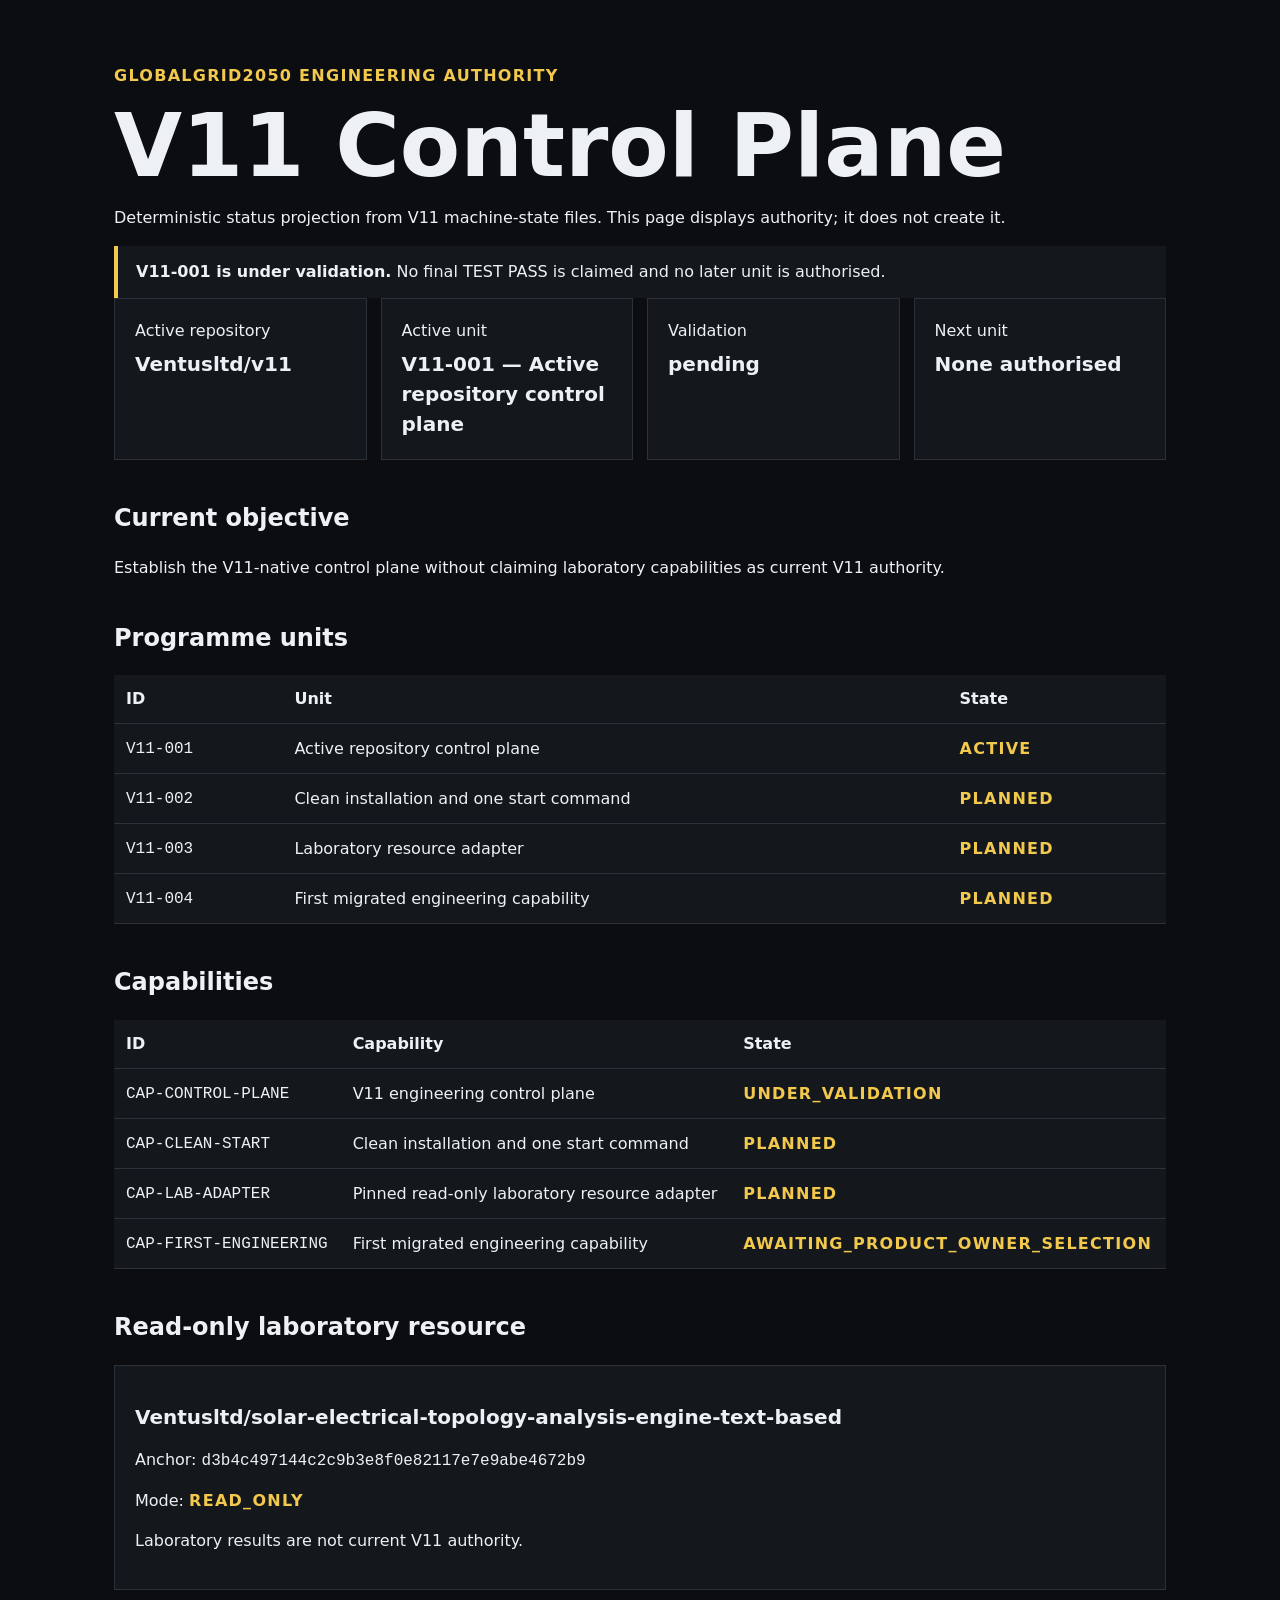
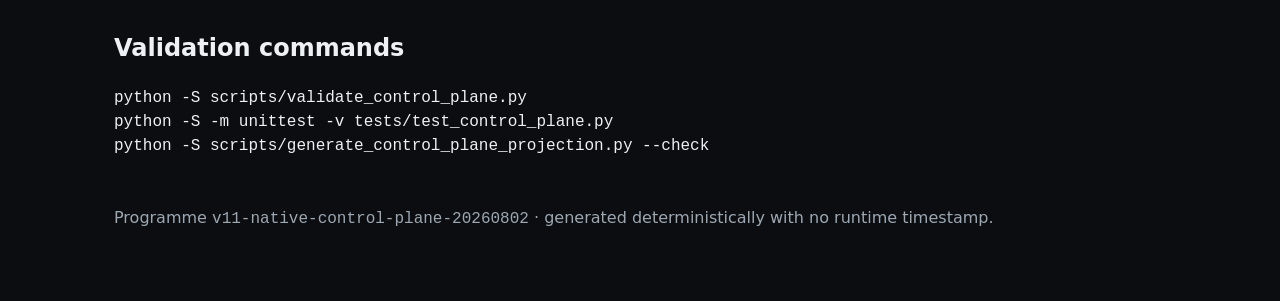
<file: index.html>
<!doctype html>
<html lang="en">
<head>
<meta charset="utf-8">
<meta name="viewport" content="width=device-width,initial-scale=1">
<title>V11 Control Plane</title>
<style>
:root{--bg:#0b0d10;--panel:#14181d;--text:#edf1f5;--muted:#9da8b3;--line:#2a3139;--accent:#f2c94c}
*{box-sizing:border-box} body{margin:0;background:var(--bg);color:var(--text);font:16px/1.5 system-ui,sans-serif}
main{max-width:1100px;margin:auto;padding:48px 24px 80px} h1{font-size:clamp(2.4rem,7vw,5.5rem);line-height:.95;margin:0 0 18px}
h2{margin-top:40px} .eyebrow,.state{color:var(--accent);font-weight:700;text-transform:uppercase;letter-spacing:.08em}
.grid{display:grid;grid-template-columns:repeat(auto-fit,minmax(230px,1fr));gap:14px} .card{background:var(--panel);border:1px solid var(--line);padding:20px}
.card strong{display:block;font-size:1.25rem;margin-top:6px} table{width:100%;border-collapse:collapse;background:var(--panel)}
th,td{text-align:left;padding:12px;border-bottom:1px solid var(--line)} code{overflow-wrap:anywhere} .warning{border-left:4px solid var(--accent);padding:14px 18px;background:var(--panel)}
a{color:var(--text)} footer{color:var(--muted);margin-top:48px}
</style>
</head>
<body><main>
<p class="eyebrow">GlobalGrid2050 engineering authority</p>
<h1>V11 Control Plane</h1>
<p>Deterministic status projection from V11 machine-state files. This page displays authority; it does not create it.</p>
<div class="warning"><strong>V11-001 is under validation.</strong> No final TEST PASS is claimed and no later unit is authorised.</div>
<section class="grid">
<div class="card">Active repository<strong>Ventusltd/v11</strong></div>
<div class="card">Active unit<strong>V11-001 — Active repository control plane</strong></div>
<div class="card">Validation<strong>pending</strong></div>
<div class="card">Next unit<strong>None authorised</strong></div>
</section>
<h2>Current objective</h2><p>Establish the V11-native control plane without claiming laboratory capabilities as current V11 authority.</p>
<h2>Programme units</h2><table><thead><tr><th>ID</th><th>Unit</th><th>State</th></tr></thead><tbody><tr><td><code>V11-001</code></td><td>Active repository control plane</td><td><span class='state'>active</span></td></tr><tr><td><code>V11-002</code></td><td>Clean installation and one start command</td><td><span class='state'>planned</span></td></tr><tr><td><code>V11-003</code></td><td>Laboratory resource adapter</td><td><span class='state'>planned</span></td></tr><tr><td><code>V11-004</code></td><td>First migrated engineering capability</td><td><span class='state'>planned</span></td></tr></tbody></table>
<h2>Capabilities</h2><table><thead><tr><th>ID</th><th>Capability</th><th>State</th></tr></thead><tbody><tr><td><code>CAP-CONTROL-PLANE</code></td><td>V11 engineering control plane</td><td><span class='state'>under_validation</span></td></tr><tr><td><code>CAP-CLEAN-START</code></td><td>Clean installation and one start command</td><td><span class='state'>planned</span></td></tr><tr><td><code>CAP-LAB-ADAPTER</code></td><td>Pinned read-only laboratory resource adapter</td><td><span class='state'>planned</span></td></tr><tr><td><code>CAP-FIRST-ENGINEERING</code></td><td>First migrated engineering capability</td><td><span class='state'>awaiting_product_owner_selection</span></td></tr></tbody></table>
<h2>Read-only laboratory resource</h2>
<div class="card"><p><strong>Ventusltd/solar-electrical-topology-analysis-engine-text-based</strong></p><p>Anchor: <code>d3b4c497144c2c9b3e8f0e82117e7e9abe4672b9</code></p><p>Mode: <span class="state">read_only</span></p><p>Laboratory results are not current V11 authority.</p></div>
<h2>Validation commands</h2>
<pre><code>python -S scripts/validate_control_plane.py
python -S -m unittest -v tests/test_control_plane.py
python -S scripts/generate_control_plane_projection.py --check</code></pre>
<footer>Programme <code>v11-native-control-plane-20260802</code> · generated deterministically with no runtime timestamp.</footer>
</main></body></html>
</file>
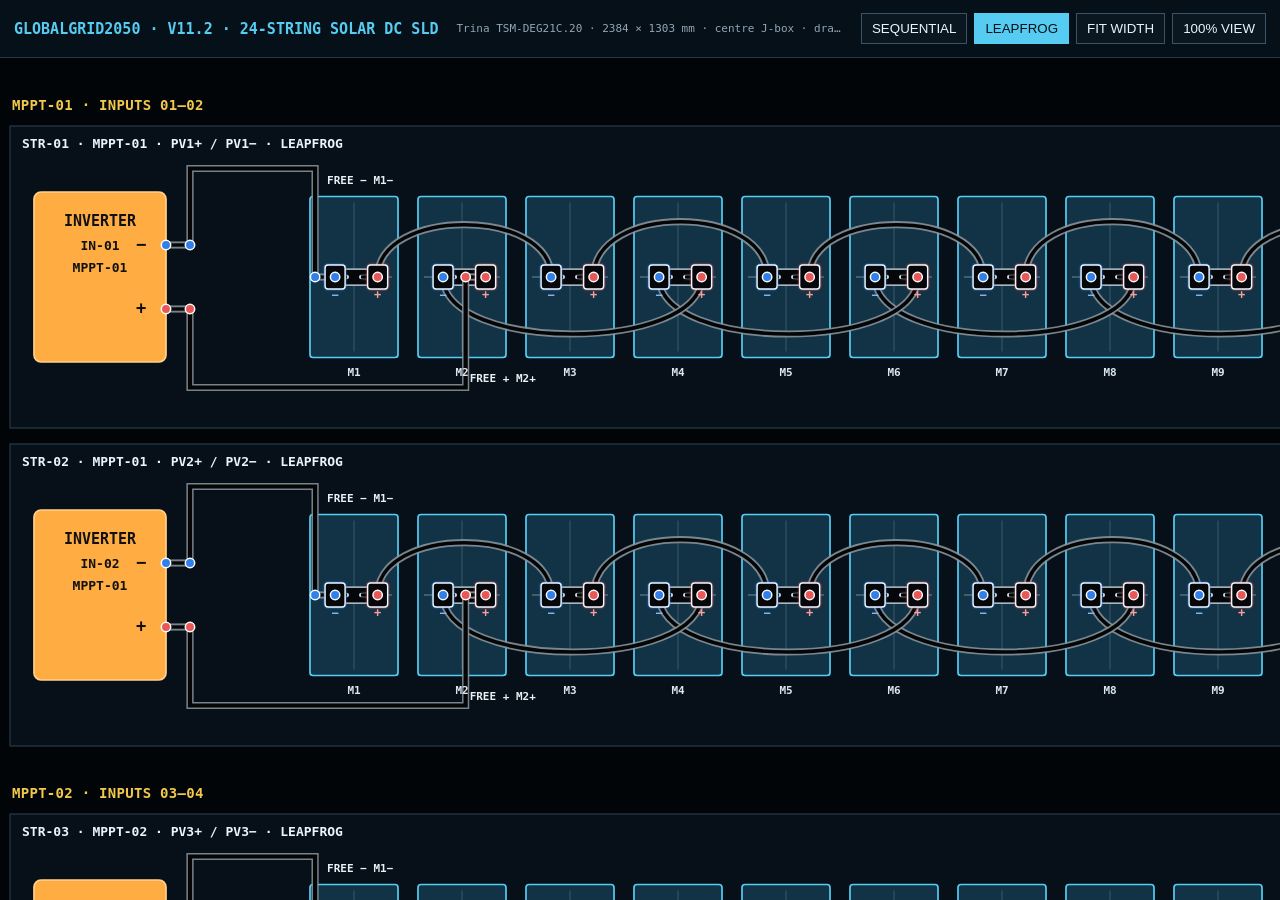
<file: v11.2/index.html>
<!doctype html>
<html lang="en">
<head>
  <meta charset="utf-8">
  <meta name="viewport" content="width=device-width,initial-scale=1,maximum-scale=1">
  <title>V11.2 — 24-String Solar DC SLD</title>
  <link rel="stylesheet" href="./styles.css">
</head>
<body>
  <header id="bar">
    <strong>GLOBALGRID2050 · V11.2 · 24-STRING SOLAR DC SLD</strong>
    <span id="basis">Trina TSM-DEG21C.20 · 2384 × 1303 mm · centre J-box · drawing-only</span>
    <nav>
      <button data-mode="sequential">SEQUENTIAL</button>
      <button data-mode="leapfrog" class="active">LEAPFROG</button>
      <button id="fit">FIT WIDTH</button>
      <button id="actual-size">100% VIEW</button>
    </nav>
  </header>
  <main id="viewport" aria-label="Full 24-string electrical single-line drawing">
    <svg id="sld" role="img" aria-label="Twenty-four string inverter block with thirty modules per string"></svg>
  </main>
  <script type="module" src="./app.js"></script>
  <script>
  (() => {
    'use strict';

    const PHYSICAL = Object.freeze({
      model: 'Trina TSM-DEG21C.20',
      width_mm: 1303,
      height_mm: 2384,
      depth_mm: 33,
      centreline_x_mm: 651.5,
      jbox_axis_y_mm: 1192,
      negative_cable_mm: 280,
      positive_cable_mm: 350,
    });

    const CONTRACT = Object.freeze({
      schema_version: 'globalgrid2050.v11.2.module-coordinate-contract.v1',
      datum: 'module_back_view_lower_left',
      x_axis: 'left_to_right_on_manufacturer_back_view',
      y_axis: 'bottom_to_top_on_manufacturer_back_view',
      svg_y_axis: 'top_to_bottom',
      transform: Object.freeze({
        x_svg: 'module_svg_left + x_mm * (module_svg_width / 1303)',
        y_svg: 'module_svg_top + (2384 - y_mm) * (module_svg_height / 2384)',
        inverse_x_mm: '(x_svg - module_svg_left) / scale_x',
        inverse_y_mm: '2384 - (y_svg - module_svg_top) / scale_y',
      }),
      physical: PHYSICAL,
      connector_reference: Object.freeze({
        negative: Object.freeze({
          x_mm: PHYSICAL.centreline_x_mm - PHYSICAL.negative_cable_mm,
          y_mm: PHYSICAL.jbox_axis_y_mm,
        }),
        positive: Object.freeze({
          x_mm: PHYSICAL.centreline_x_mm + PHYSICAL.positive_cable_mm,
          y_mm: PHYSICAL.jbox_axis_y_mm,
        }),
        basis: 'centreline datum plus declared portrait cable length',
        evidence_state: 'derived_sld_reference_only',
        limitation: 'exact junction-box root spacing and delivered polarity root side are not stated by the cited datasheet',
      }),
      manufacturer_evidence: 'Trina TSM-DEG21C.20 datasheet TSM_EN_2024_A',
    });

    const setAttributes = (node, attributes) => {
      for (const [name, value] of Object.entries(attributes)) {
        node.setAttribute(name, String(value));
      }
    };
    const rounded = (value) => Number(value.toFixed(6));

    function transformFor(moduleBody) {
      const left = Number(moduleBody.getAttribute('x'));
      const top = Number(moduleBody.getAttribute('y'));
      const width = Number(moduleBody.getAttribute('width'));
      const height = Number(moduleBody.getAttribute('height'));
      const scaleX = width / PHYSICAL.width_mm;
      const scaleY = height / PHYSICAL.height_mm;
      return {
        left,
        top,
        width,
        height,
        scaleX,
        scaleY,
        toMm(xSvg, ySvg) {
          return {
            x_mm: (xSvg - left) / scaleX,
            y_mm: PHYSICAL.height_mm - (ySvg - top) / scaleY,
          };
        },
      };
    }

    function moduleBodyForId(svg, moduleId) {
      return svg.querySelector(`#${moduleId}-MODULE`);
    }

    function applyModuleContract(moduleBody) {
      const transform = transformFor(moduleBody);
      setAttributes(moduleBody, {
        'data-coordinate-datum': CONTRACT.datum,
        'data-coordinate-x-axis': CONTRACT.x_axis,
        'data-coordinate-y-axis': CONTRACT.y_axis,
        'data-physical-left-mm': 0,
        'data-physical-bottom-mm': 0,
        'data-physical-right-mm': PHYSICAL.width_mm,
        'data-physical-top-mm': PHYSICAL.height_mm,
        'data-scale-x-svg-per-mm': rounded(transform.scaleX),
        'data-scale-y-svg-per-mm': rounded(transform.scaleY),
        'data-dimensional-transform-schema': CONTRACT.schema_version,
      });
    }

    function applyJboxContract(svg, terminal) {
      const match = terminal.id.match(/^(.*)-JBOX_(NEG|POS)$/);
      if (!match) throw new Error(`Unrecognised junction-box terminal ID ${terminal.id}`);
      const moduleId = match[1];
      const moduleBody = moduleBodyForId(svg, moduleId);
      if (!moduleBody) throw new Error(`Missing module body for ${terminal.id}`);
      const transform = transformFor(moduleBody);
      const projection = transform.toMm(
        Number(terminal.getAttribute('cx')),
        Number(terminal.getAttribute('cy')),
      );
      setAttributes(terminal, {
        'data-coordinate-datum': CONTRACT.datum,
        'data-physical-x-mm': 'unverified',
        'data-physical-y-mm': PHYSICAL.jbox_axis_y_mm,
        'data-svg-projection-x-mm': rounded(projection.x_mm),
        'data-svg-projection-y-mm': rounded(projection.y_mm),
        'data-root-spacing-evidence-state': 'unverified',
        'data-polarity-root-side-evidence-state': 'unverified',
        'data-dimensional-transform-schema': CONTRACT.schema_version,
      });
    }

    function applyJboxBodyContract(svg, jbox) {
      const moduleId = jbox.id.replace(/-JUNCTION-BOX$/, '');
      const moduleBody = moduleBodyForId(svg, moduleId);
      if (!moduleBody) throw new Error(`Missing module body for ${jbox.id}`);
      const negative = svg.querySelector(`#${moduleId}-JBOX_NEG`);
      const positive = svg.querySelector(`#${moduleId}-JBOX_POS`);
      const transform = transformFor(moduleBody);
      const projectedSeparationMm = negative && positive
        ? Math.abs(Number(positive.getAttribute('cx')) - Number(negative.getAttribute('cx'))) / transform.scaleX
        : NaN;
      setAttributes(jbox, {
        'data-coordinate-datum': CONTRACT.datum,
        'data-physical-centreline-x-mm': PHYSICAL.centreline_x_mm,
        'data-physical-axis-y-mm': PHYSICAL.jbox_axis_y_mm,
        'data-physical-root-separation-mm': 'unverified',
        'data-svg-projection-root-separation-mm': Number.isFinite(projectedSeparationMm)
          ? rounded(projectedSeparationMm)
          : 'unavailable',
        'data-root-separation-evidence-state': 'schematic_projection_only',
        'data-dimensional-transform-schema': CONTRACT.schema_version,
      });
    }

    function applyModuleConnectorContract(svg, connector) {
      const moduleId = connector.dataset.componentId;
      const moduleBody = moduleBodyForId(svg, moduleId);
      if (!moduleBody) throw new Error(`Missing module body for ${connector.id}`);
      const transform = transformFor(moduleBody);
      const projection = transform.toMm(
        Number(connector.getAttribute('cx')),
        Number(connector.getAttribute('cy')),
      );
      const polarity = connector.dataset.polarity;
      const reference = CONTRACT.connector_reference[polarity];
      if (!reference) throw new Error(`Unsupported connector polarity ${polarity}`);
      setAttributes(connector, {
        'data-coordinate-datum': CONTRACT.datum,
        'data-module-x-mm': reference.x_mm,
        'data-module-y-mm': reference.y_mm,
        'data-svg-projection-x-mm': rounded(projection.x_mm),
        'data-svg-projection-y-mm': rounded(projection.y_mm),
        'data-coordinate-evidence-state': CONTRACT.connector_reference.evidence_state,
        'data-coordinate-basis': CONTRACT.connector_reference.basis,
        'data-exact-jbox-root-x-mm': 'unverified',
        'data-polarity-root-side-evidence-state': 'unverified',
        'data-dimensional-transform-schema': CONTRACT.schema_version,
      });
    }

    function applyFactoryLeadContract(svg, lead) {
      const match = lead.id.match(/^(.*)-(NEG|POS)-FACTORY-LEAD$/);
      if (!match) throw new Error(`Unrecognised factory lead ID ${lead.id}`);
      const moduleId = match[1];
      const polarity = match[2] === 'NEG' ? 'negative' : 'positive';
      const reference = CONTRACT.connector_reference[polarity];
      const moduleBody = moduleBodyForId(svg, moduleId);
      if (!moduleBody) throw new Error(`Missing module body for ${lead.id}`);
      setAttributes(lead, {
        'data-coordinate-datum': CONTRACT.datum,
        'data-root-x-mm': 'unverified',
        'data-root-y-mm': PHYSICAL.jbox_axis_y_mm,
        'data-connector-reference-x-mm': reference.x_mm,
        'data-connector-reference-y-mm': reference.y_mm,
        'data-coordinate-evidence-state': CONTRACT.connector_reference.evidence_state,
        'data-dimensional-transform-schema': CONTRACT.schema_version,
      });
    }

    function installMetadata(svg) {
      let metadata = svg.querySelector('#v11-2-coordinate-contract');
      if (!metadata) {
        metadata = document.createElementNS('http://www.w3.org/2000/svg', 'metadata');
        metadata.id = 'v11-2-coordinate-contract';
        svg.prepend(metadata);
      }
      metadata.textContent = JSON.stringify(CONTRACT);
    }

    function applyContract() {
      const svg = document.querySelector('#sld');
      if (!svg) return;
      const moduleBodies = [...svg.querySelectorAll('.module-body')];
      if (!moduleBodies.length) return;

      moduleBodies.forEach(applyModuleContract);
      const jboxTerminals = [...svg.querySelectorAll('.jbox-terminal')];
      jboxTerminals.forEach((terminal) => applyJboxContract(svg, terminal));
      const jboxes = [...svg.querySelectorAll('.jbox')];
      jboxes.forEach((jbox) => applyJboxBodyContract(svg, jbox));
      const moduleConnectors = [
        ...svg.querySelectorAll('.connector[data-component-type="pv_module"]'),
      ];
      moduleConnectors.forEach((connector) => applyModuleConnectorContract(svg, connector));
      const factoryLeads = [...svg.querySelectorAll('.factory-lead')];
      factoryLeads.forEach((lead) => applyFactoryLeadContract(svg, lead));
      installMetadata(svg);

      const coordinatesComplete = moduleConnectors.every((connector) =>
        connector.hasAttribute('data-module-x-mm')
        && connector.hasAttribute('data-module-y-mm')
        && connector.hasAttribute('data-svg-projection-x-mm')
        && connector.hasAttribute('data-svg-projection-y-mm'));
      const jboxEvidenceHonest = jboxTerminals.every((terminal) =>
        terminal.dataset.physicalXMm === 'unverified'
        && Number(terminal.dataset.physicalYMm) === PHYSICAL.jbox_axis_y_mm);
      const viewControls = [
        document.querySelector('[data-mode="sequential"]'),
        document.querySelector('[data-mode="leapfrog"]'),
        document.querySelector('#fit'),
        document.querySelector('#actual-size'),
      ];
      const viewControlsComplete = viewControls.every(Boolean);
      const pass = moduleBodies.length === 720
        && jboxes.length === 720
        && jboxTerminals.length === 1440
        && moduleConnectors.length === 1440
        && factoryLeads.length === 1440
        && coordinatesComplete
        && jboxEvidenceHonest
        && viewControlsComplete;

      const evidence = {
        schema_version: 'globalgrid2050.v11.2.module-coordinate-evidence.v2',
        contract: CONTRACT,
        module_bodies: moduleBodies.length,
        junction_boxes: jboxes.length,
        junction_box_terminals: jboxTerminals.length,
        module_connector_ends: moduleConnectors.length,
        factory_leads: factoryLeads.length,
        connector_reference_coordinates_mm: {
          negative: CONTRACT.connector_reference.negative,
          positive: CONTRACT.connector_reference.positive,
        },
        exact_jbox_root_x_mm: 'unverified',
        exact_root_separation_mm: 'unverified',
        polarity_root_side: 'unverified',
        screen_order_inference_used: false,
        asynchronous_dom_augmentation_used: false,
        coordinates_complete: coordinatesComplete,
        evidence_state_preserved: jboxEvidenceHonest,
        view_controls: {
          sequential: Boolean(viewControls[0]),
          leapfrog: Boolean(viewControls[1]),
          fit_width: Boolean(viewControls[2]),
          actual_size_100_percent: Boolean(viewControls[3]),
        },
        pass,
      };
      window.__V11_2_GEOMETRY_EVIDENCE__ = evidence;
      svg.dataset.geometryCoordinatePass = String(pass);
      svg.dataset.coordinateDatum = CONTRACT.datum;
      svg.dataset.coordinateContract = CONTRACT.schema_version;
      if (!pass) {
        throw new Error(`V11.2 dimensional coordinate contract failed: ${JSON.stringify(evidence)}`);
      }
    }

    window.addEventListener('v11-2-rendered', applyContract);

    const viewport = document.querySelector('#viewport');
    const actualSize = document.querySelector('#actual-size');
    if (viewport && actualSize) {
      actualSize.addEventListener('click', () => {
        const svg = document.querySelector('#sld');
        const width = Number(svg?.getAttribute('width'));
        const height = Number(svg?.getAttribute('height'));
        if (!svg || !Number.isFinite(width) || !Number.isFinite(height)) {
          throw new Error('V11.2 100% view requires finite SVG dimensions');
        }
        svg.style.width = `${width}px`;
        svg.style.height = `${height}px`;
        viewport.scrollTo({ left: 0, top: 0, behavior: 'auto' });
        actualSize.dataset.viewScale = '1';
      });
    }

    if (document.querySelector('#sld .module-body')) applyContract();
  })();
  </script>
</body>
</html>
</file>
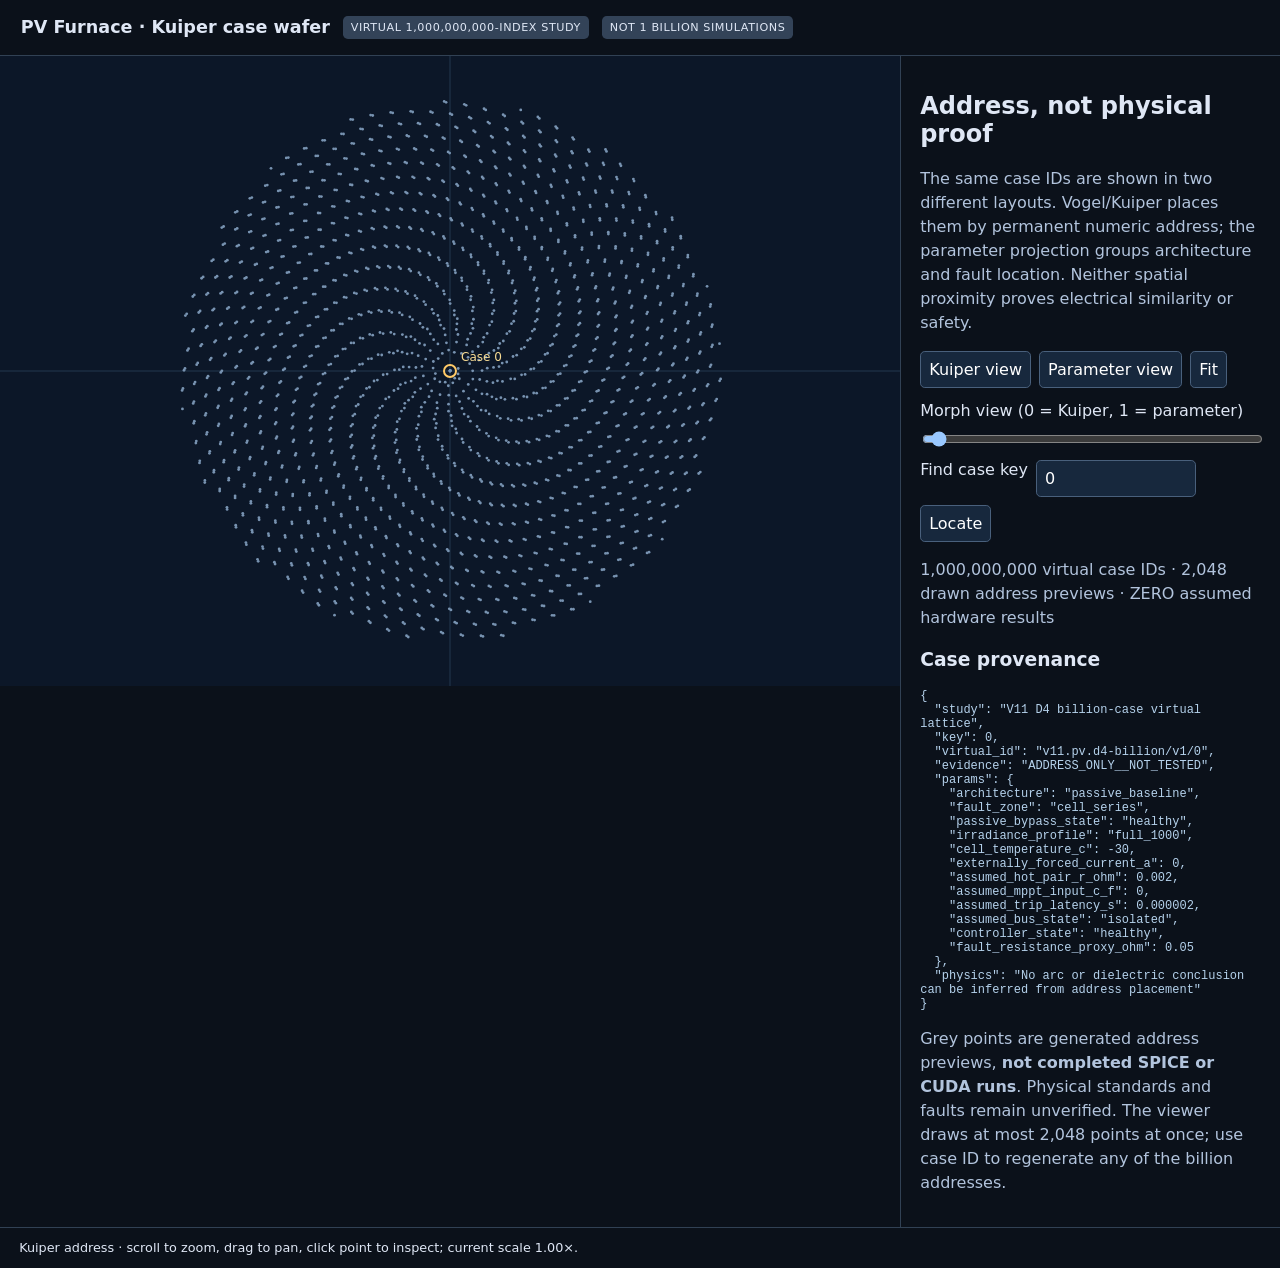
<file: studies/pv-vogel-protection-20261017/product-d4/wafer/index.html>
<!doctype html>
<html lang="en"><head><meta charset="utf-8"><meta name="viewport" content="width=device-width,initial-scale=1">
<title>V11 PV Furnace — Virtual Kuiper Wafer</title>
<style>
:root{color-scheme:dark;font-family:system-ui,Segoe UI,sans-serif;background:#0b111a;color:#dfe7f5}
*{box-sizing:border-box}body{margin:0}header{padding:1rem 1.3rem;border-bottom:1px solid #314154;display:flex;flex-wrap:wrap;gap:.8rem;align-items:center}
h1{font-size:1.1rem;margin:0}.tag{font-size:.7rem;letter-spacing:.05em;background:#334358;padding:.3rem .5rem;border-radius:.3rem}
main{display:grid;grid-template-columns:minmax(250px,1fr) minmax(280px,380px);min-height:75vh}
section{position:relative;min-width:0}canvas{display:block;width:100%;height:70vh;background:#0c1728;touch-action:none}
aside{border-left:1px solid #314154;padding:1rem 1.2rem;overflow:auto}
.controls{display:flex;gap:.5rem;flex-wrap:wrap;margin-bottom:.8rem}
button,input{font:inherit;background:#17283d;color:#fff;border:1px solid #49607c;padding:.5rem;border-radius:.3rem}
button:focus-visible,input:focus-visible{outline:2px solid #ffcb65}
input[type=range]{width:100%}input[type=number]{width:160px}
pre{font-size:.75rem;white-space:pre-wrap;overflow-wrap:anywhere;color:#b5d2ec}
p,small{line-height:1.5;color:#b2c4dd}
footer{padding:.8rem 1.2rem;border-top:1px solid #314154;font-size:.8rem}
@media(max-width:800px){main{grid-template-columns:1fr}aside{border-left:none;border-top:1px solid #314154}canvas{height:52vh}}
</style></head><body>
<header><h1>PV Furnace · Kuiper case wafer</h1><span class="tag">VIRTUAL 1,000,000,000-INDEX STUDY</span><span class="tag">NOT 1 BILLION SIMULATIONS</span></header>
<main><section aria-label="Interactive Kuiper and parameter-space study viewer">
<canvas id="wafer" role="img" aria-label="A bounded preview of unique scenario addresses. Greyscale dots are not simulated verdicts."></canvas>
</section><aside>
<h2>Address, not physical proof</h2>
<p>The same case IDs are shown in two different layouts. Vogel/Kuiper places them by permanent numeric address; the parameter projection groups architecture and fault location. Neither spatial proximity proves electrical similarity or safety.</p>
<div class="controls"><button id="waferBtn">Kuiper view</button><button id="gridBtn">Parameter view</button><button id="resetBtn">Fit</button></div>
<label for="viewSlider">Morph view (0 = Kuiper, 1 = parameter)</label><input id="viewSlider" type="range" min="0" max="1" step=".001" value="0">
<div class="controls"><label for="key">Find case key</label><input id="key" type="number" min="0" max="999999999" value="0"><button id="findBtn">Locate</button></div>
<p id="summary">Loading immutable test schema…</p>
<h3>Case provenance</h3><pre id="caseDetail">Waiting for test schema.</pre>
<p>Grey points are generated address previews, <b>not completed SPICE or CUDA runs</b>. Physical standards and faults remain unverified. The viewer draws at most 2,048 points at once; use case ID to regenerate any of the billion addresses.</p>
</aside></main><footer id="status" role="status">Research-only viewer. No IEC-standard documents or confidential data are loaded.</footer>
<script type="module" src="./viewer.mjs"></script></body></html>
</file>
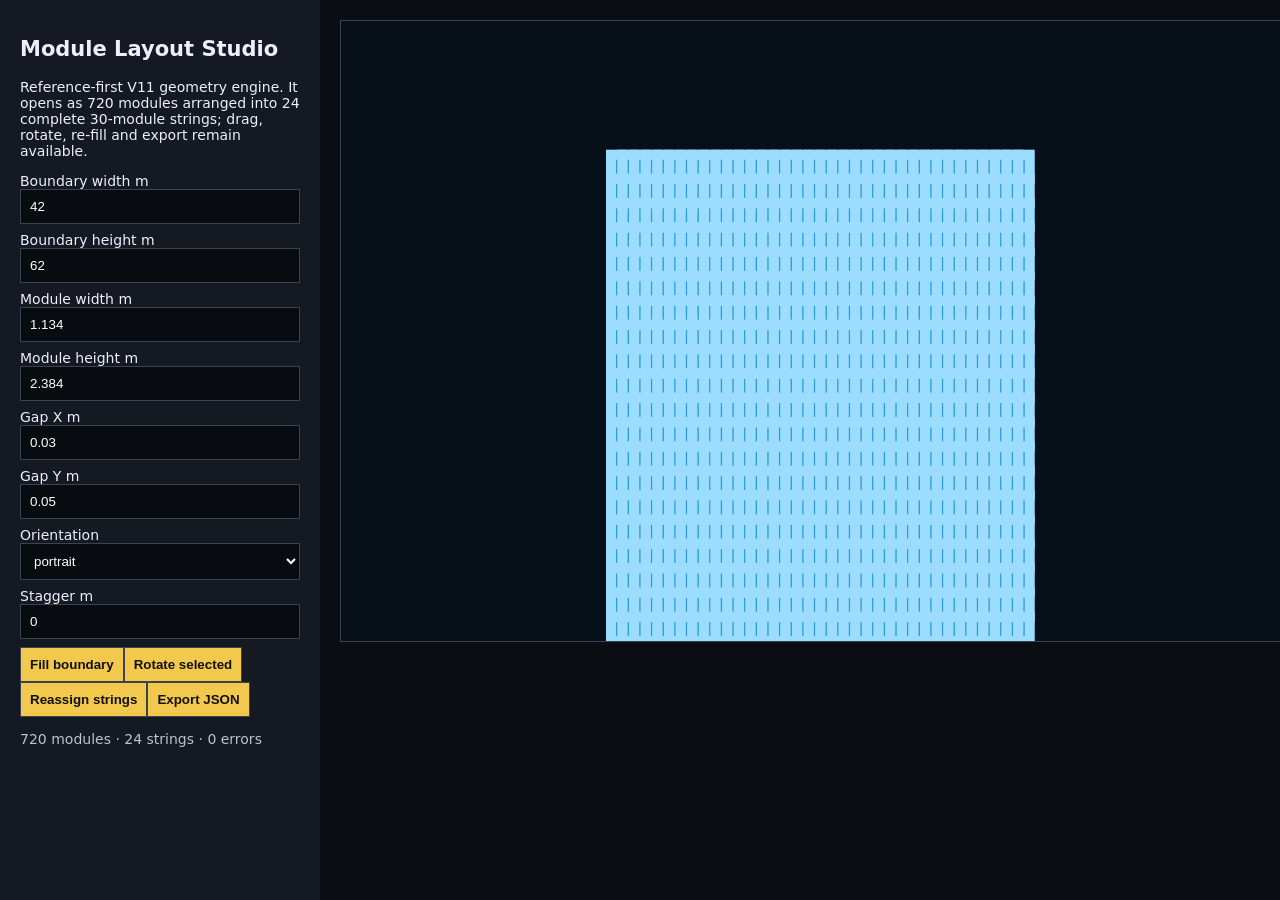
<file: browser/layout-studio.html>
<!doctype html><html lang="en"><head><meta charset="utf-8"><meta name="viewport" content="width=device-width,initial-scale=1"><title>V11 Module Layout Studio</title><style>body{margin:0;background:#0a0d12;color:#eef;font:14px system-ui}main{display:grid;grid-template-columns:320px 1fr;min-height:100vh}.controls{padding:20px;background:#141922}.controls label{display:grid;margin:8px 0}input,select,button{padding:9px;background:#080b10;color:#fff;border:1px solid #394351}button{background:#f2c94c;color:#111;font-weight:800}.stage{padding:20px;overflow:auto}svg{background:#071019;border:1px solid #394351;touch-action:none}.module{fill:#2d9cdb;stroke:#9bdcff;cursor:grab}.selected{fill:#f2c94c}.obstacle{fill:#eb575755;stroke:#eb5757}#status{white-space:pre-wrap;color:#b8c4d0}@media(max-width:800px){main{grid-template-columns:1fr}.stage{order:-1}}</style></head><body><main><aside class="controls"><h1>Module Layout Studio</h1><p>Reference-first V11 geometry engine. It opens as 720 modules arranged into 24 complete 30-module strings; drag, rotate, re-fill and export remain available.</p><label>Boundary width m<input id="bw" type="number" value="42" step="1"></label><label>Boundary height m<input id="bh" type="number" value="62" step="1"></label><label>Module width m<input id="mw" type="number" value="1.134" step="0.001"></label><label>Module height m<input id="mh" type="number" value="2.384" step="0.001"></label><label>Gap X m<input id="gx" type="number" value="0.03" step="0.01"></label><label>Gap Y m<input id="gy" type="number" value="0.05" step="0.01"></label><label>Orientation<select id="orientation"><option>portrait</option><option>landscape</option></select></label><label>Stagger m<input id="stagger" type="number" value="0" step="0.05"></label><button id="fill">Fill boundary</button><button id="rotate">Rotate selected</button><button id="strings">Reassign strings</button><button id="export">Export JSON</button><p id="status" aria-live="polite"></p></aside><section class="stage"><svg id="canvas" width="960" height="620" viewBox="0 0 42 62" aria-label="Reference 720-module layout"></svg></section></main><script type="module" src="./layout-studio.mjs"></script></body></html>
</file>
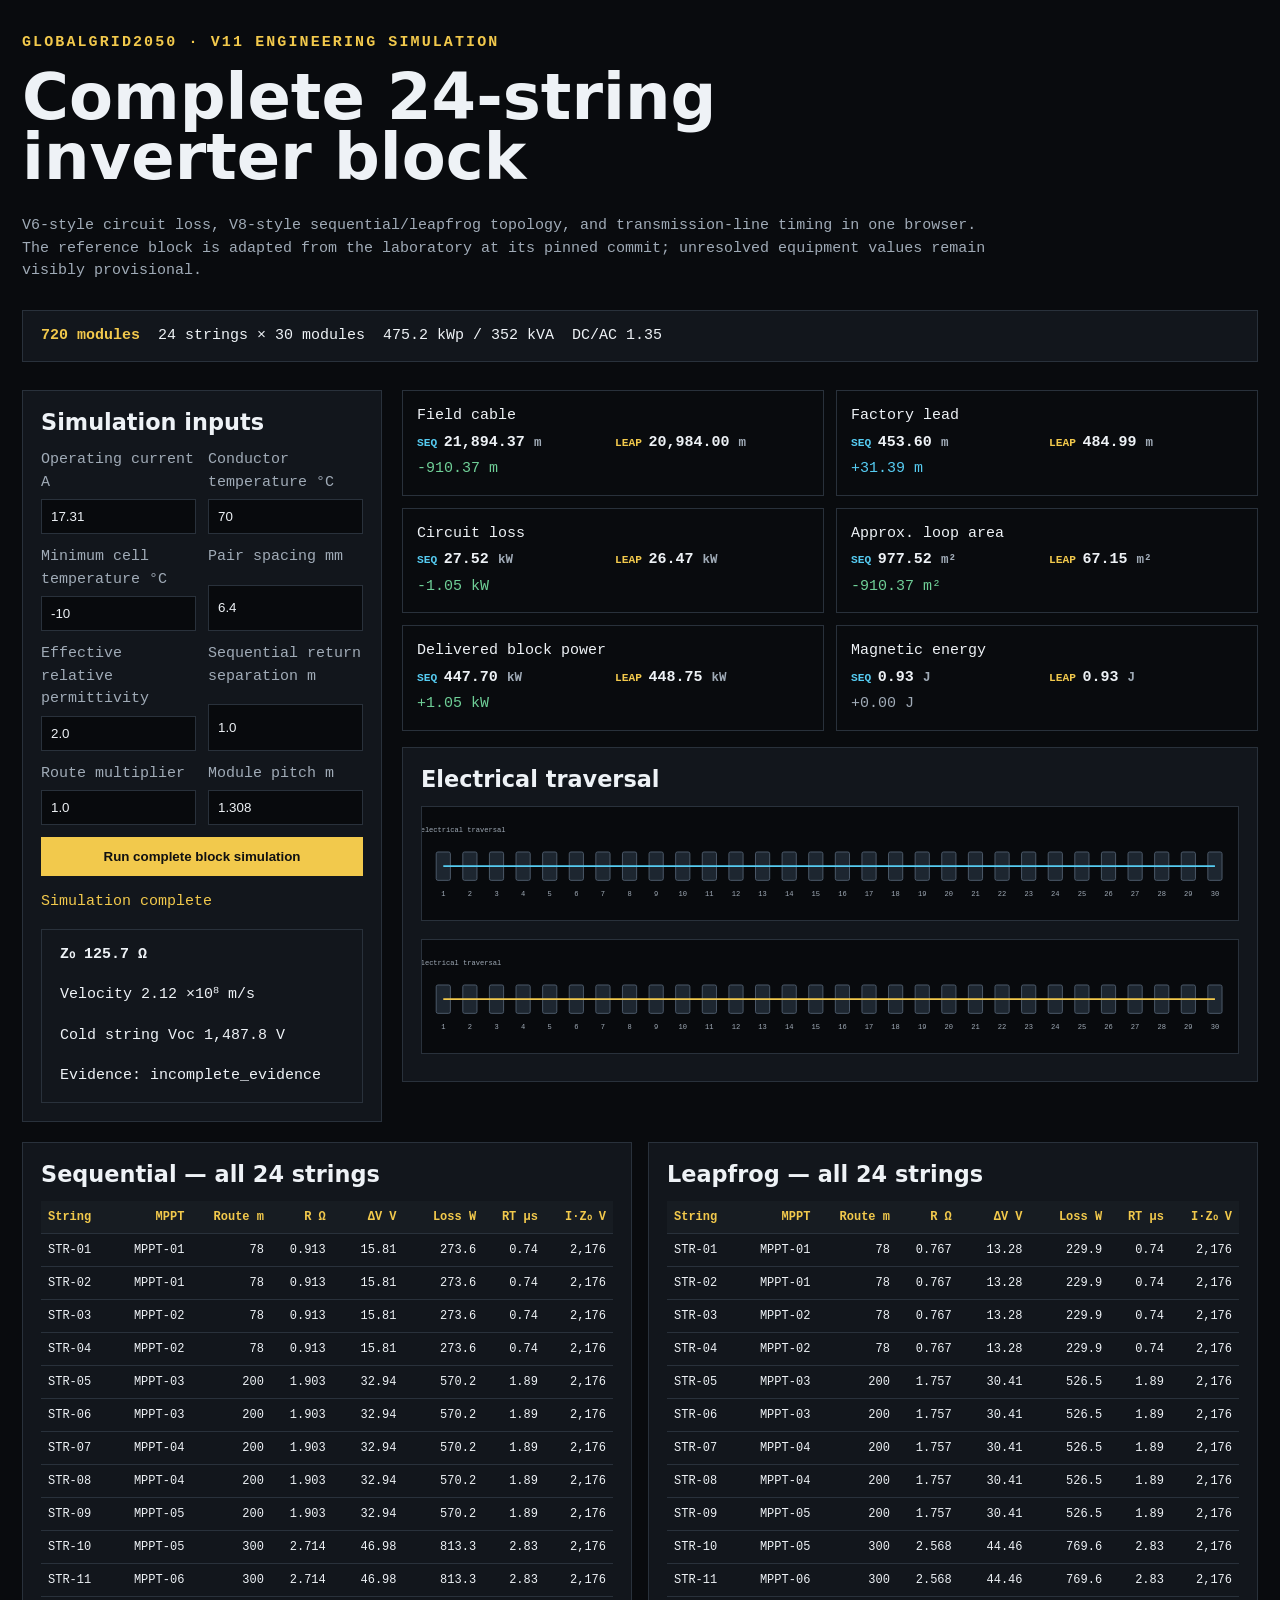
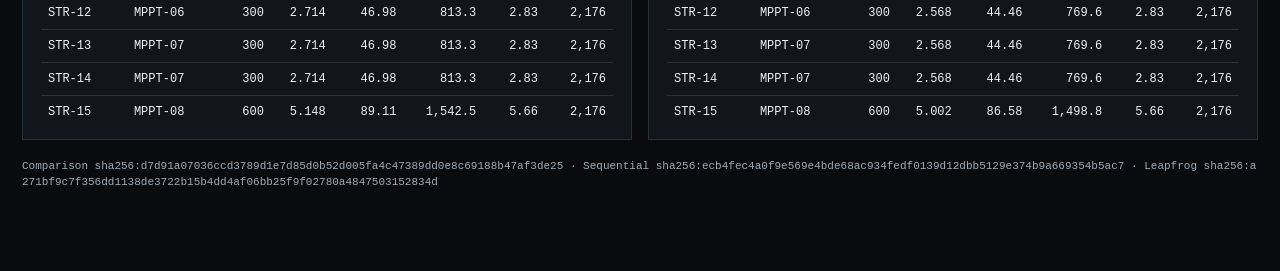
<file: browser/simulator.html>
<!doctype html>
<html lang="en">
<head>
<meta charset="utf-8">
<meta name="viewport" content="width=device-width,initial-scale=1">
<title>V11 — 24-String Inverter Block Simulator</title>
<style>
:root{--bg:#090b0e;--panel:#12161c;--line:#29313b;--text:#eef2f6;--muted:#a0abb7;--gold:#f2c94c;--cyan:#56ccf2;--green:#6fcf97;--red:#eb5757}*{box-sizing:border-box}body{margin:0;background:var(--bg);color:var(--text);font:15px/1.5 ui-monospace,SFMono-Regular,Menlo,monospace}main{max-width:1440px;margin:auto;padding:32px 22px 80px}header{display:grid;gap:12px;margin-bottom:28px}.eyebrow{color:var(--gold);font-weight:800;letter-spacing:.14em;text-transform:uppercase}h1{font:800 clamp(2.1rem,5vw,5rem)/.95 system-ui;margin:0;max-width:1000px}h2{font:750 1.4rem system-ui;margin:0 0 14px}p{max-width:980px;color:var(--muted)}.summary,.line-metrics{display:flex;gap:18px;flex-wrap:wrap;background:var(--panel);border:1px solid var(--line);padding:14px 18px}.summary strong{color:var(--gold)}.layout{display:grid;grid-template-columns:minmax(280px,360px) 1fr;gap:20px}.panel{background:var(--panel);border:1px solid var(--line);padding:18px}.controls{display:grid;grid-template-columns:1fr 1fr;gap:12px}.controls label{display:grid;gap:5px;color:var(--muted)}input{width:100%;background:#080a0d;border:1px solid var(--line);color:var(--text);padding:9px}button{grid-column:1/-1;border:0;background:var(--gold);color:#111;padding:12px;font-weight:900;cursor:pointer}.metrics{display:grid;grid-template-columns:repeat(2,minmax(240px,1fr));gap:12px}.metric{border:1px solid var(--line);padding:14px;display:grid;grid-template-columns:1fr 1fr;gap:4px}.metric span,.metric em{grid-column:1/-1}.metric strong:nth-of-type(1)::before{content:"SEQ ";color:var(--cyan);font-size:.7rem}.metric strong:nth-of-type(2)::before{content:"LEAP ";color:var(--gold);font-size:.7rem}.metric small{color:var(--muted)}.metric em{font-style:normal;color:var(--muted)}.metric em.leapfrog{color:var(--green)}.metric em.sequential{color:var(--cyan)}svg{width:100%;height:115px;background:#080a0d;border:1px solid var(--line)}svg rect{fill:#1d2630;stroke:#536273}svg text{fill:var(--muted);font-size:8px;text-anchor:middle}.route{fill:none;stroke-width:2}.route.sequential{stroke:var(--cyan)}.route.leapfrog{stroke:var(--gold)}.tables{display:grid;grid-template-columns:1fr 1fr;gap:16px;margin-top:20px;overflow:hidden}.table-wrap{overflow:auto;max-height:520px}table{width:100%;border-collapse:collapse;font-size:12px}th,td{padding:7px;border-bottom:1px solid var(--line);text-align:right}th:first-child,td:first-child{text-align:left}th{position:sticky;top:0;background:#171c22;color:var(--gold)}#status{color:var(--gold)}#hashes{word-break:break-all;font-size:11px;color:var(--muted);margin-top:18px}@media(max-width:950px){.layout,.tables{grid-template-columns:1fr}.metrics{grid-template-columns:1fr}.controls{grid-template-columns:1fr 1fr}}
</style>
</head>
<body><main>
<header><span class="eyebrow">GlobalGrid2050 · V11 engineering simulation</span><h1>Complete 24-string inverter block</h1><p>V6-style circuit loss, V8-style sequential/leapfrog topology, and transmission-line timing in one browser. The reference block is adapted from the laboratory at its pinned commit; unresolved equipment values remain visibly provisional.</p><div id="reference-summary" class="summary"></div></header>
<div class="layout">
<section class="panel"><h2>Simulation inputs</h2><div class="controls">
<label>Operating current A<input id="operating-current" type="number" step="0.01" value="17.31"></label>
<label>Conductor temperature °C<input id="conductor-temperature" type="number" step="1" value="70"></label>
<label>Minimum cell temperature °C<input id="minimum-temperature" type="number" step="1" value="-10"></label>
<label>Pair spacing mm<input id="pair-spacing-mm" type="number" step="0.1" value="6.4"></label>
<label>Effective relative permittivity<input id="relative-permittivity" type="number" step="0.05" value="2.0"></label>
<label>Sequential return separation m<input id="row-return-separation" type="number" step="0.1" value="1.0"></label>
<label>Route multiplier<input id="route-multiplier" type="number" step="0.05" value="1.0"></label>
<label>Module pitch m<input id="module-pitch" type="number" step="0.001" value="1.308"></label>
<button id="simulate">Run complete block simulation</button></div><p id="status">Loading…</p><div id="line-metrics" class="line-metrics"></div></section>
<section><div id="metrics" class="metrics"></div><div class="panel" style="margin-top:16px"><h2>Electrical traversal</h2><svg id="sequential-svg" viewBox="0 0 920 110"></svg><svg id="leapfrog-svg" viewBox="0 0 920 110" style="margin-top:10px"></svg></div></section>
</div>
<section class="tables"><div class="panel"><h2>Sequential — all 24 strings</h2><div class="table-wrap"><table id="sequential-table"><thead><tr><th>String</th><th>MPPT</th><th>Route m</th><th>R Ω</th><th>ΔV V</th><th>Loss W</th><th>RT µs</th><th>I·Z₀ V</th></tr></thead><tbody></tbody></table></div></div><div class="panel"><h2>Leapfrog — all 24 strings</h2><div class="table-wrap"><table id="leapfrog-table"><thead><tr><th>String</th><th>MPPT</th><th>Route m</th><th>R Ω</th><th>ΔV V</th><th>Loss W</th><th>RT µs</th><th>I·Z₀ V</th></tr></thead><tbody></tbody></table></div></div></section>
<div id="hashes"></div>
</main><script type="module" src="./simulator-app.mjs"></script></body></html>
</file>
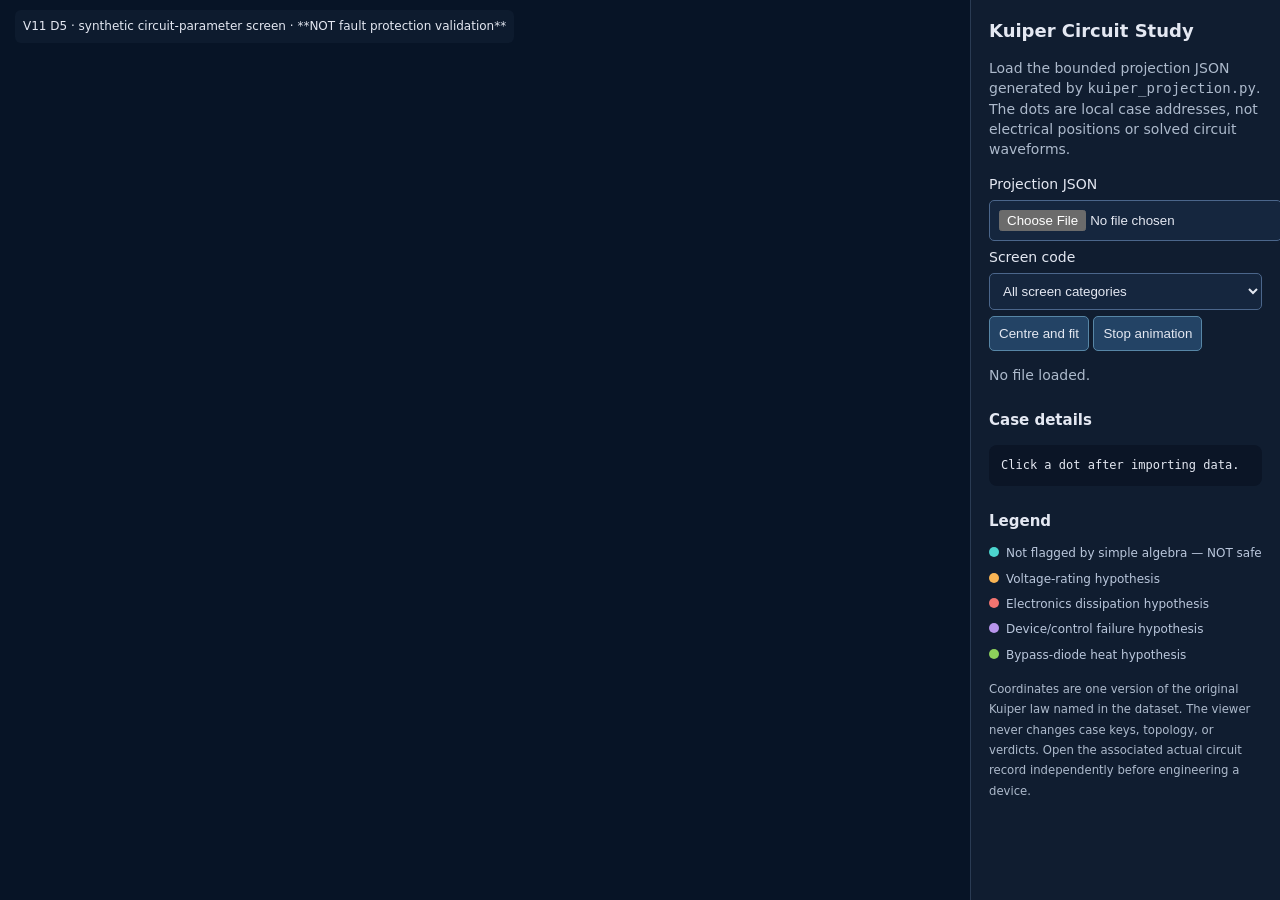
<file: studies/pv-vogel-protection-20261017/product-d5/viewer.html>
<!doctype html>
<html lang="en">
<head>
<meta charset="utf-8"><meta name="viewport" content="width=device-width,initial-scale=1">
<title>V11 D5 — Kuiper Circuit Case Viewer (research)</title>
<style>
:root{color-scheme:dark;font:14px/1.45 system-ui,Arial,sans-serif;background:#0b1321;color:#e4e8f2}
body{margin:0;display:grid;grid-template-columns:minmax(0,1fr) 310px;min-height:100vh}
main{min-width:0;position:relative;background:radial-gradient(circle,#122b42,#0a1321)}
canvas{width:100%;height:100vh;display:block;touch-action:none}
aside{background:#101d30;padding:18px;overflow-y:auto;border-left:1px solid #2a3b53}
h1{font-size:18px;margin:0 0 5px}h2{font-size:15px;margin-top:25px}
p,small{color:#adbacc}input,select{width:100%;padding:9px;margin:6px 0;color:inherit;background:#15263e;border:1px solid #4b668b;border-radius:5px}
button{color:inherit;background:#234365;border:1px solid #5786a6;border-radius:5px;padding:9px;cursor:pointer}
legend{font-size:12px}pre{white-space:pre-wrap;overflow-wrap:anywhere;font-size:12px;padding:12px;background:#0b1526;border-radius:8px}
#banner{position:absolute;left:15px;top:10px;background:#101d30cc;padding:8px;border-radius:6px;font-size:12px}
.swatch{display:inline-block;width:10px;height:10px;border-radius:50%;margin-right:7px}
#legend{display:grid;gap:8px}#legend div{font-size:12px;color:#bac7dc}
@media(max-width:760px){body{display:block}canvas{height:60vh}aside{border:0}}
</style></head>
<body>
<main><canvas id="chart" aria-label="Kuiper Vogel local case projection"></canvas>
<div id="banner">V11 D5 · synthetic circuit-parameter screen · **NOT fault protection validation**</div></main>
<aside><h1>Kuiper Circuit Study</h1>
<p>Load the bounded projection JSON generated by <code>kuiper_projection.py</code>. The dots are local case addresses, not electrical positions or solved circuit waveforms.</p>
<label for="file">Projection JSON</label><input type="file" id="file" accept=".json,application/json">
<label for="filter">Screen code</label>
<select id="filter"><option value="all">All screen categories</option>
<option value="0">Unflagged algebra — NOT safe</option><option value="1">Hypothetical voltage conflict</option>
<option value="2">Hypothetical power loss</option><option value="3">Component/control failure</option>
<option value="4">Passive diode heat</option></select>
<button id="reset">Centre and fit</button> <button id="animate">Stop animation</button>
<p id="status">No file loaded.</p>
<h2>Case details</h2><pre id="detail">Click a dot after importing data.</pre>
<h2>Legend</h2><div id="legend"></div>
<p><small>Coordinates are one version of the original Kuiper law named in the dataset. The viewer never changes case keys, topology, or verdicts. Open the associated actual circuit record independently before engineering a device.</small></p>
</aside>
<script type="module" src="./kuiper_viewer.mjs"></script>
</body></html>
</file>
<file: v11.2/styles.css>
:root{
  --bg:#03070a;
  --panel:#071019;
  --line:#243746;
  --text:#eaf4fa;
  --cyan:#56ccf2;
  --red:#eb5757;
  --blue:#2f80ed;
  --orange:#ffad42;
  --gold:#f2c94c;
  --muted:#91a6b5;
  --cable:#050505;
  --halo:#87939d;
}
*{box-sizing:border-box}
html,body{height:100%;margin:0;background:var(--bg);color:var(--text);font-family:ui-monospace,SFMono-Regular,Menlo,Consolas,monospace;overflow:hidden}
#bar{height:58px;display:flex;align-items:center;gap:18px;padding:8px 14px;border-bottom:1px solid var(--line);background:#061018;white-space:nowrap}
#bar strong{color:var(--cyan);font-size:15px}
#basis{color:var(--muted);font-size:11px;overflow:hidden;text-overflow:ellipsis}
nav{margin-left:auto;display:flex;gap:7px}
button{border:1px solid #3b5365;background:#0b1720;color:var(--text);padding:7px 10px;font:700 11px inherit;cursor:pointer}
button.active{color:#061018;background:var(--cyan);border-color:var(--cyan)}
#viewport{height:calc(100% - 58px);overflow:auto;overscroll-behavior:contain;background:#020507;-webkit-overflow-scrolling:touch}
#sld{display:block;background:#020507}
.mppt-band{fill:#071019;stroke:#263b4b;stroke-width:1.2}
.mppt-title{fill:var(--gold);font-size:14px;font-weight:900;letter-spacing:.02em}
.string-title{fill:#eaf4fa;font-size:13px;font-weight:900}
.module-body{fill:#123245;stroke:#56ccf2;stroke-width:1.7}
.module-backline{stroke:#3f6072;stroke-width:.9}
.module-backline.axis{stroke:#6c8796;stroke-width:1.1}
.jbox{fill:#05070a;stroke:#d7e4eb;stroke-width:1.25}
.jbox-terminal{fill:#d7e4eb}
.factory-lead{fill:none;stroke:var(--cable);stroke-width:3.1;filter:drop-shadow(0 0 1.2px #b7c2ca)}
.connector-housing{fill:#05070a;stroke:#eef7ff;stroke-width:1.4}
.connector-housing.negative-housing{filter:drop-shadow(0 0 1px #2f80ed)}
.connector-housing.positive-housing{filter:drop-shadow(0 0 1px #eb5757)}
.cable-halo{fill:none;stroke:var(--halo);stroke-width:7.2;opacity:.88;pointer-events:none}
.mate-path,.string-cable{fill:none;stroke:var(--cable);stroke-width:3.4;cursor:pointer}
.mate-path[data-v8-lane="outward"],.mate-path[data-v8-lane="return"]{stroke-width:3.6}
.mate-path[data-v8-turnaround="true"]{stroke-width:4}
.string-cable{stroke-width:4.2}
.connector{stroke:#fff;stroke-width:1.5;cursor:pointer}
.positive{fill:var(--red)}
.negative{fill:var(--blue)}
.inverter{fill:var(--orange);stroke:#ffd18a;stroke-width:1.7}
.inverter-label{fill:#111;font-size:13px;font-weight:900}
.inverter-title{font-size:15px}
.terminal-label{fill:#111;font-size:17px;font-weight:900}
.module-label{fill:#dbe8ef;font-size:11px;font-weight:800}
.polarity-glyph{font-size:12px;font-weight:900}
.negative-glyph{fill:#88b8ff}
.positive-glyph{fill:#ff9b9b}
.input-label{fill:#e7f0f5;font-size:11px;font-weight:900}
.route-label{fill:#dbe8ef;font-size:11px;font-weight:900;letter-spacing:.03em}
.turnaround-label{fill:var(--gold)}
.selected{stroke:var(--gold)!important;stroke-width:4!important}
@media(max-width:700px){
  #bar{height:74px;align-items:flex-start;flex-wrap:wrap;padding:7px 8px;gap:5px}
  #bar strong{font-size:12px}
  #basis{order:3;width:100%;font-size:9px}
  nav{margin-left:auto}
  button{padding:6px 7px;font-size:9px}
  #viewport{height:calc(100% - 74px)}
}
</file>
